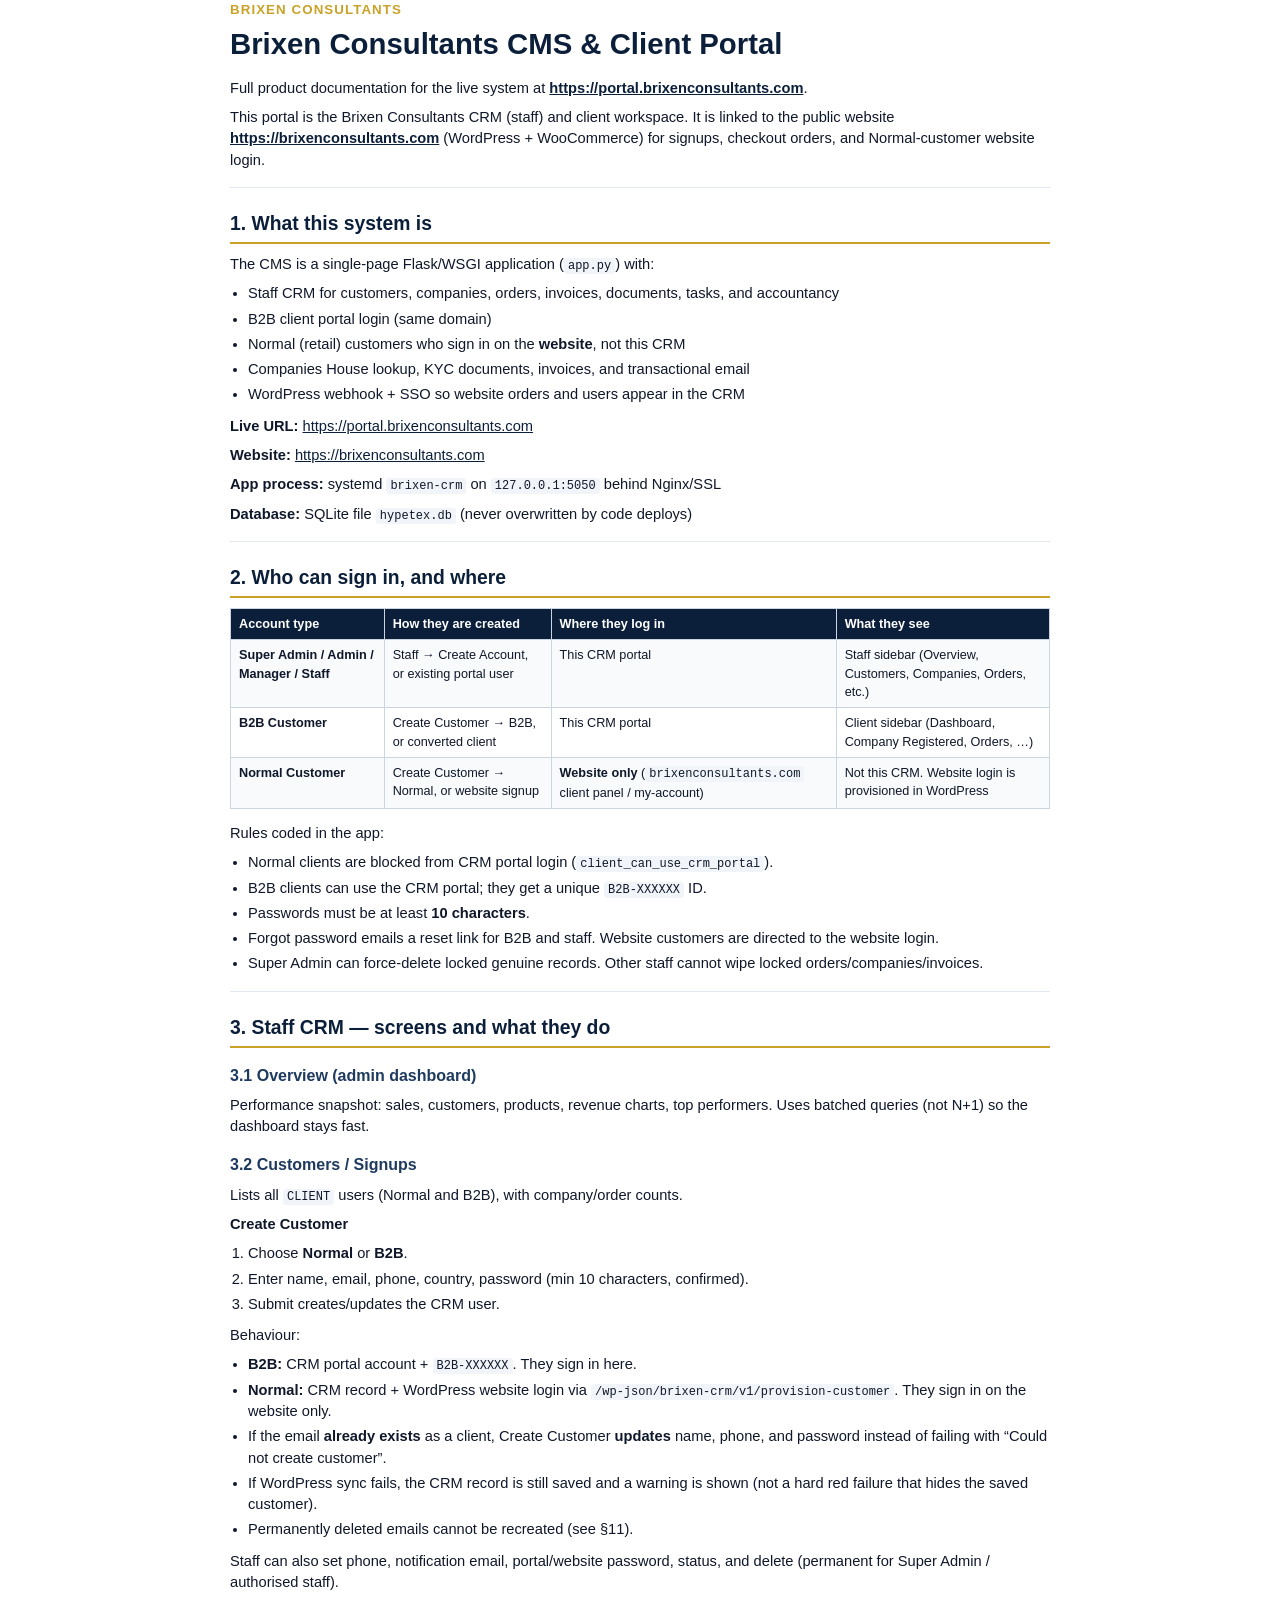
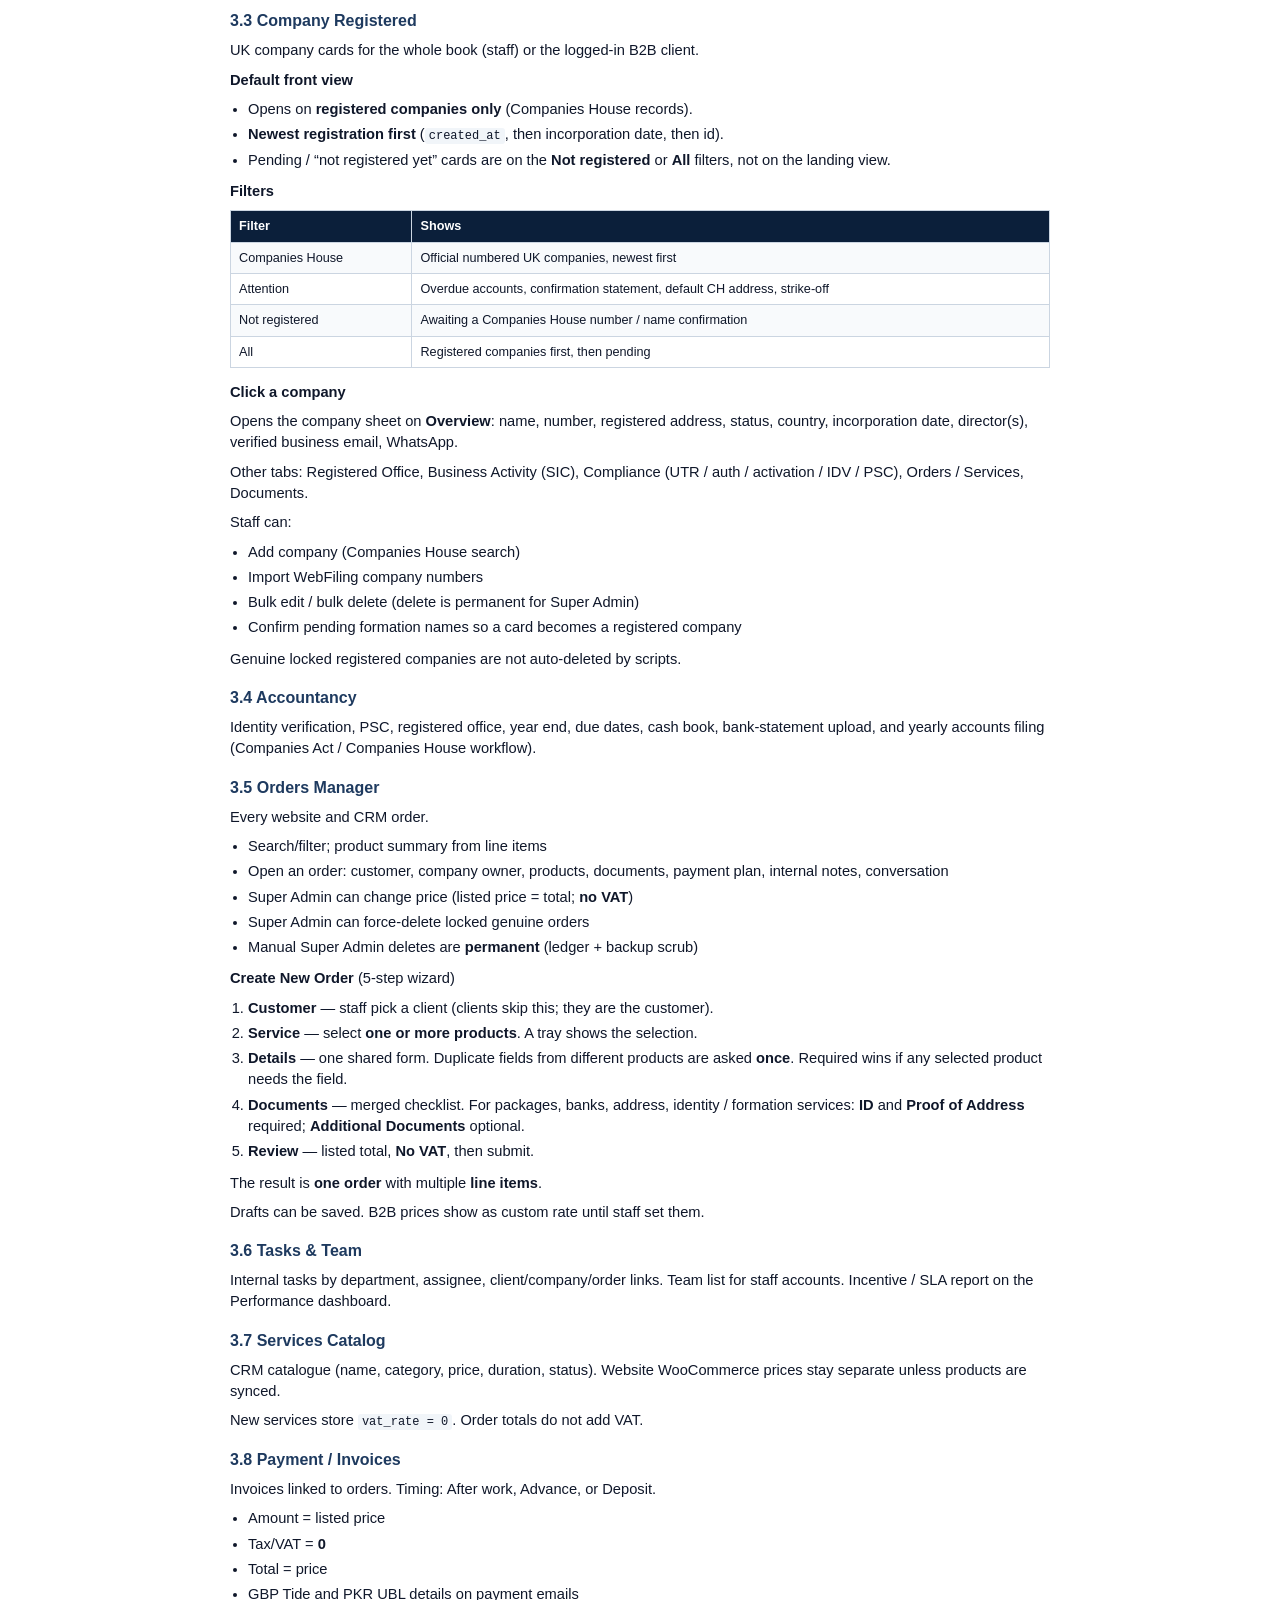
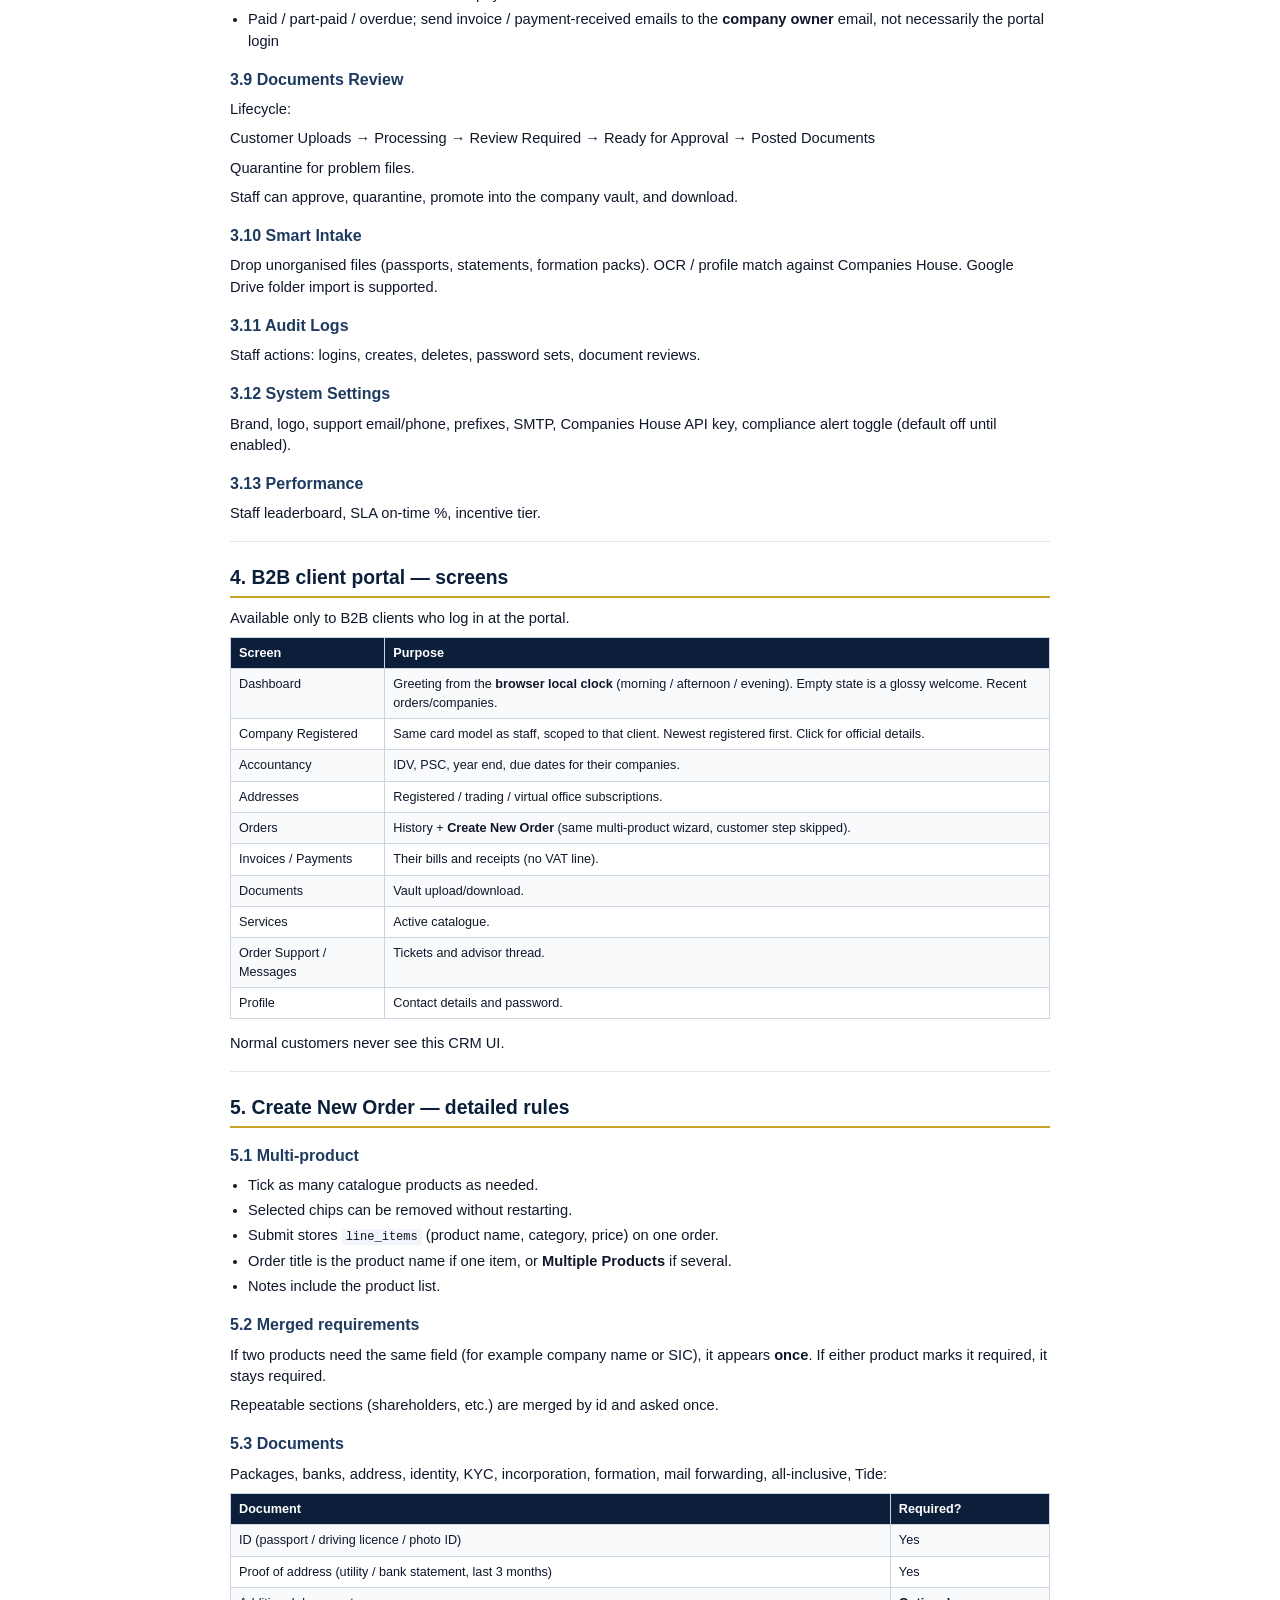
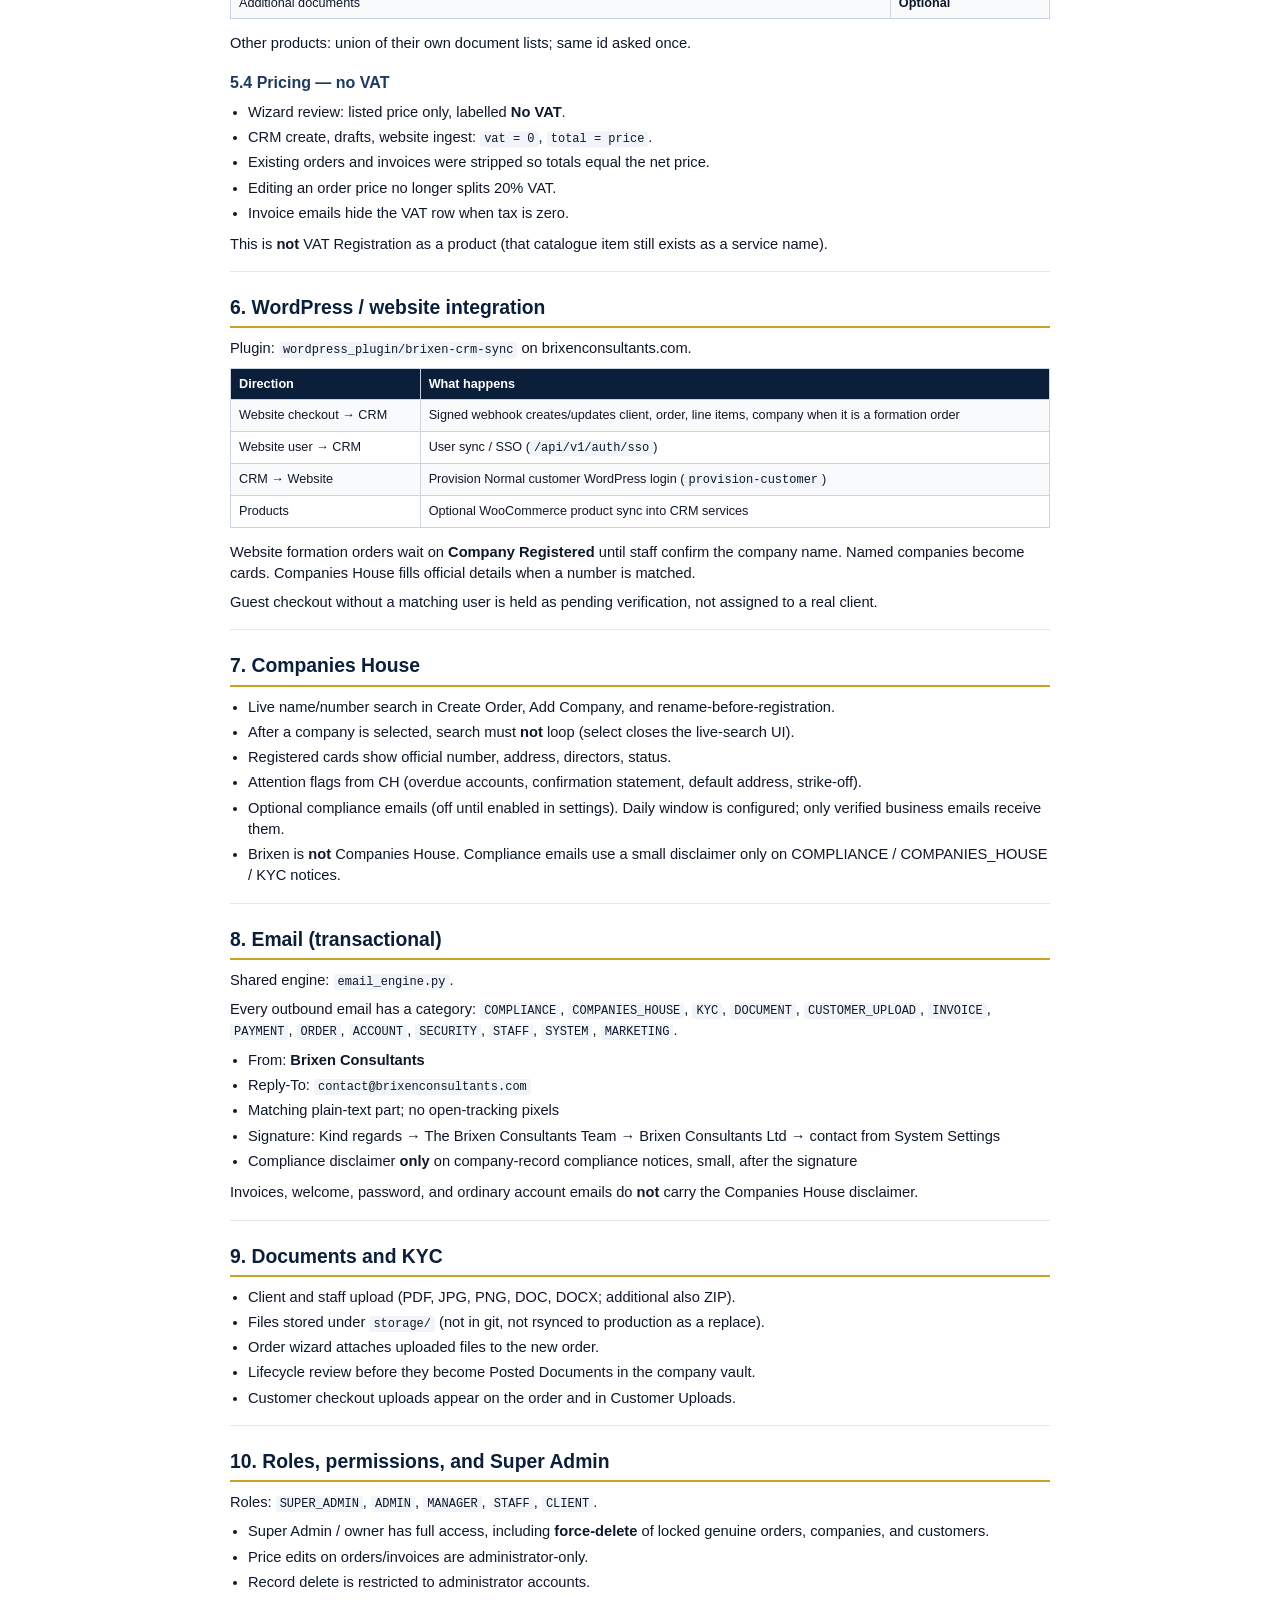
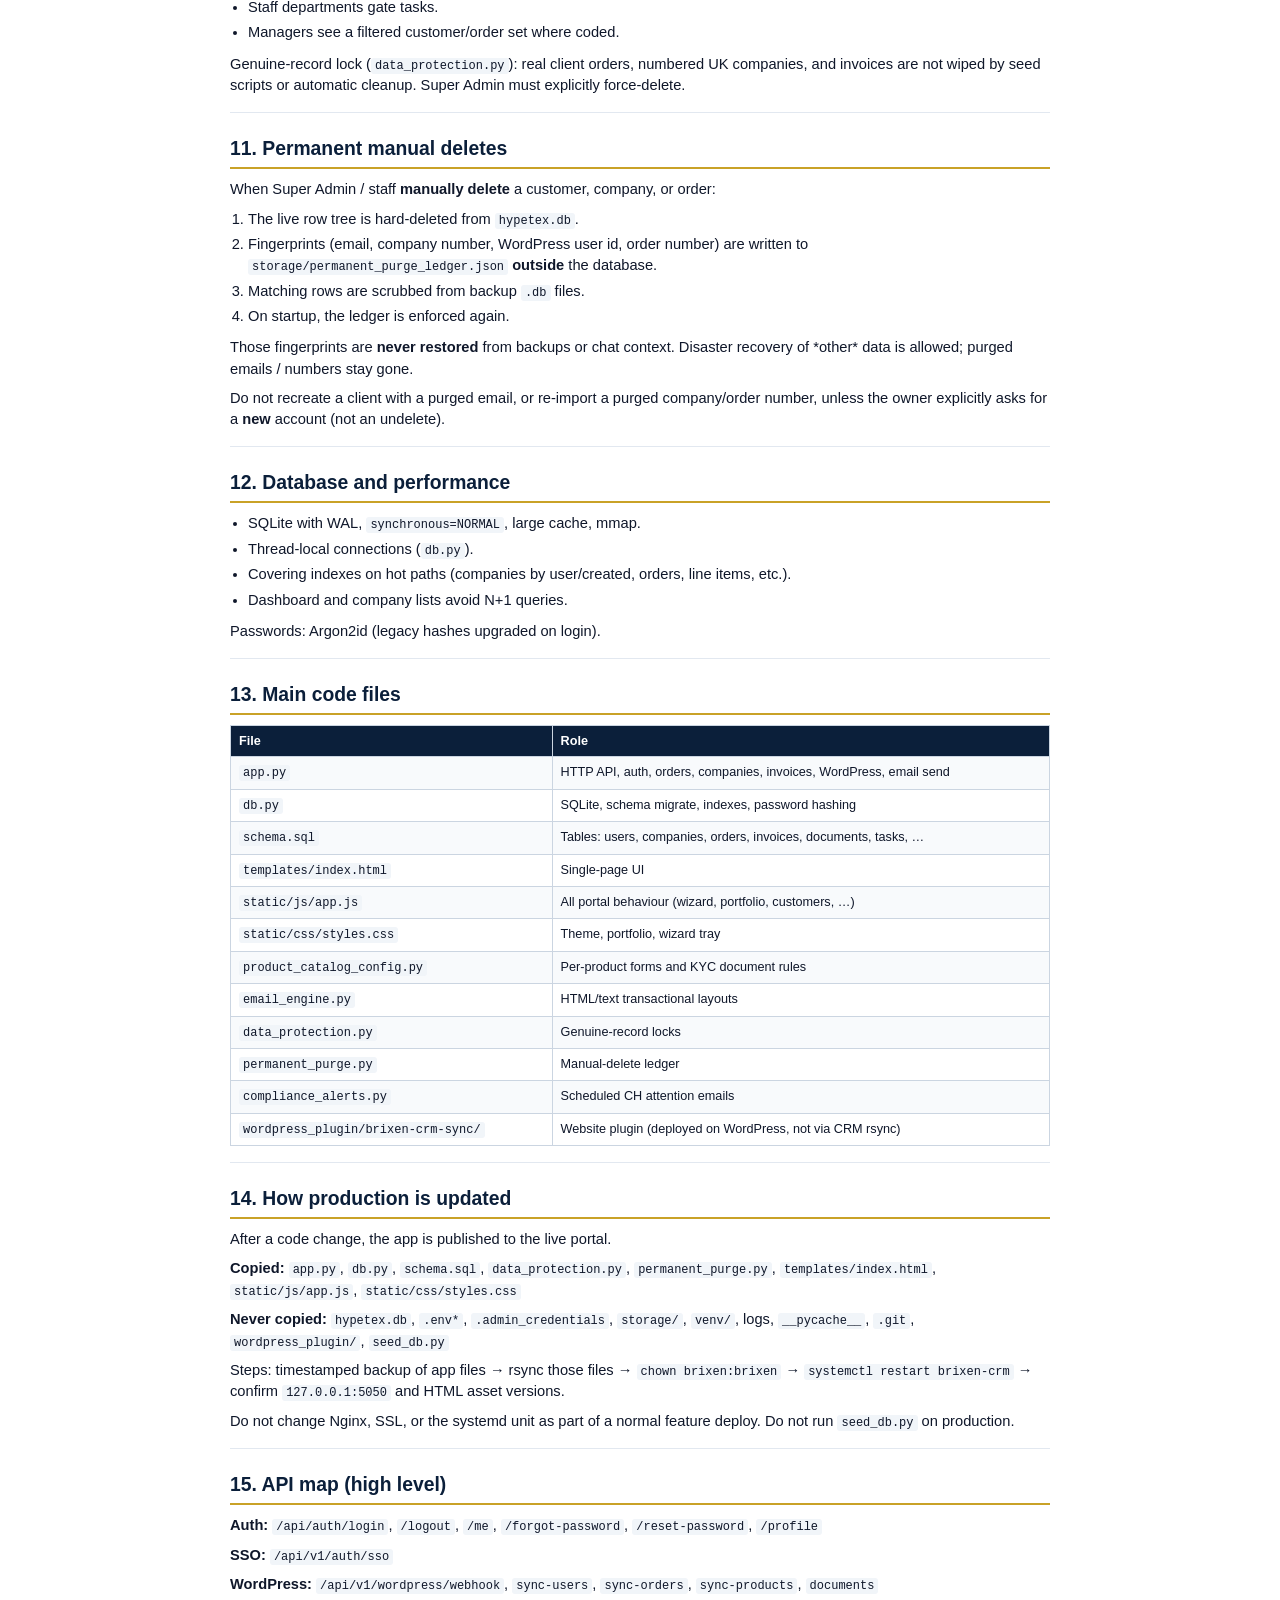
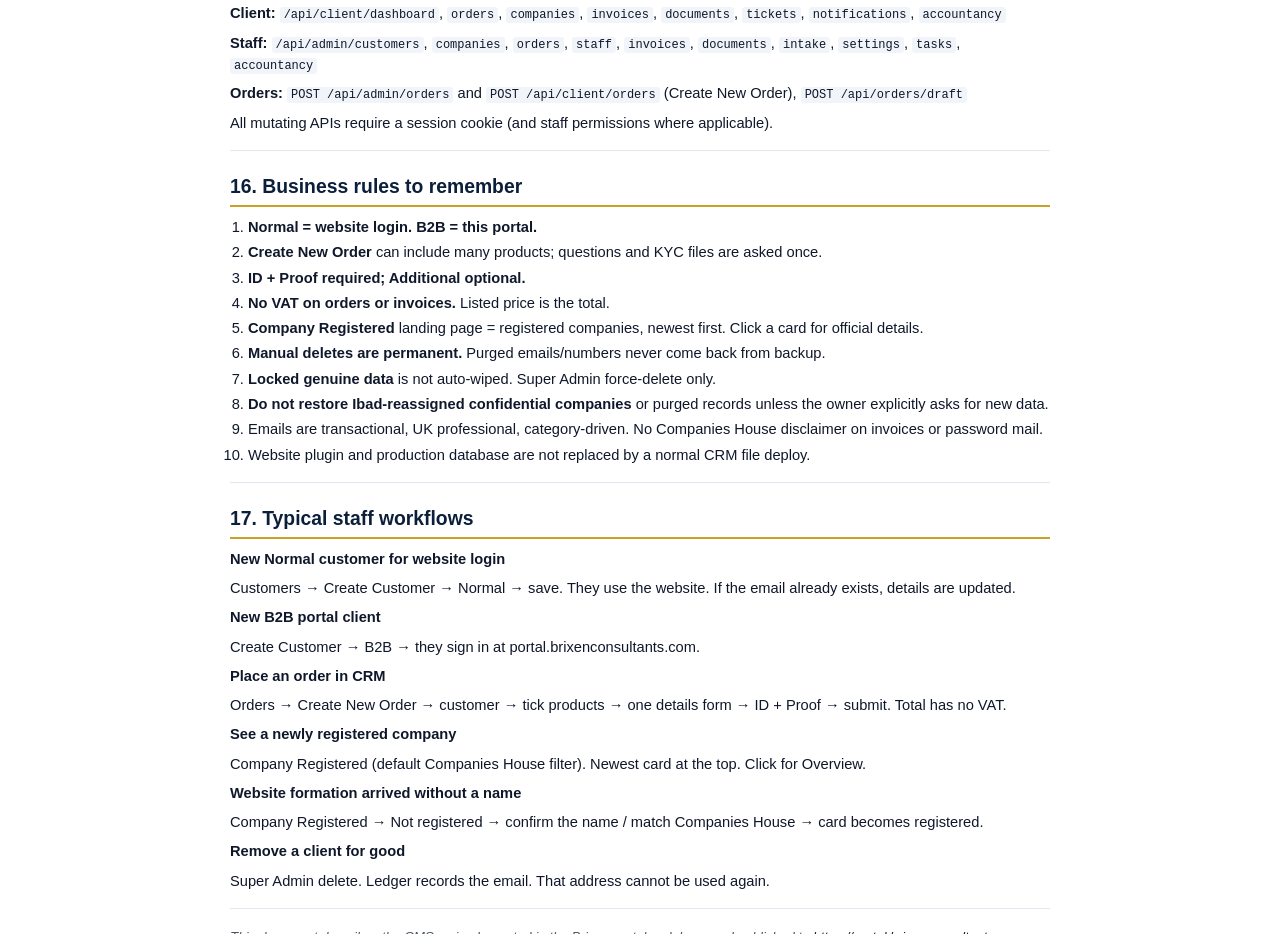
<file: PORTAL_DOCUMENTATION.html>
<!DOCTYPE html>
<html lang="en-GB">
<head>
<meta charset="utf-8">
<title>Brixen Consultants CMS &amp; Client Portal</title>
<style>
  @page { size: A4; margin: 18mm 16mm 20mm 16mm; }
  body {
    font-family: -apple-system, BlinkMacSystemFont, "Segoe UI", Helvetica, Arial, sans-serif;
    color: #0f172a;
    font-size: 11pt;
    line-height: 1.45;
    max-width: 820px;
    margin: 0 auto;
  }
  h1 { font-size: 22pt; color: #0b1f3a; margin: 0 0 12px; }
  h2 { font-size: 14.5pt; color: #0b1f3a; border-bottom: 2px solid #c9a227; padding-bottom: 4px; margin: 22px 0 10px; page-break-after: avoid; }
  h3 { font-size: 12pt; color: #1e3a5f; margin: 16px 0 8px; page-break-after: avoid; }
  p { margin: 0 0 8px; }
  ul, ol { margin: 0 0 10px 18px; padding: 0; }
  li { margin: 0 0 4px; }
  table { width: 100%; border-collapse: collapse; margin: 8px 0 14px; font-size: 9.5pt; page-break-inside: avoid; }
  th, td { border: 1px solid #cbd5e1; padding: 6px 8px; text-align: left; vertical-align: top; }
  th { background: #0b1f3a; color: #fff; font-weight: 650; }
  tr:nth-child(even) td { background: #f8fafc; }
  code { font-family: ui-monospace, SFMono-Regular, Menlo, monospace; font-size: 9pt; background: #f1f5f9; padding: 1px 4px; border-radius: 3px; }
  hr { border: 0; border-top: 1px solid #e2e8f0; margin: 16px 0; }
  a { color: #0b1f3a; }
  .note { color: #475569; font-size: 10pt; margin-top: 18px; }
  .brand { font-size: 10pt; letter-spacing: .08em; text-transform: uppercase; color: #c9a227; font-weight: 700; margin-bottom: 4px; }
</style>
</head>
<body>
<div class="brand">Brixen Consultants</div>
<h1>Brixen Consultants CMS &amp; Client Portal</h1><p>Full product documentation for the live system at <strong><a href="https://portal.brixenconsultants.com">https://portal.brixenconsultants.com</a></strong>.</p><p>This portal is the Brixen Consultants CRM (staff) and client workspace. It is linked to the public website <strong><a href="https://brixenconsultants.com">https://brixenconsultants.com</a></strong> (WordPress + WooCommerce) for signups, checkout orders, and Normal-customer website login.</p><hr><h2>1. What this system is</h2><p>The CMS is a single-page Flask/WSGI application (<code>app.py</code>) with:</p><ul><li>Staff CRM for customers, companies, orders, invoices, documents, tasks, and accountancy</li><li>B2B client portal login (same domain)</li><li>Normal (retail) customers who sign in on the <strong>website</strong>, not this CRM</li><li>Companies House lookup, KYC documents, invoices, and transactional email</li><li>WordPress webhook + SSO so website orders and users appear in the CRM</li></ul><p><strong>Live URL:</strong> <a href="https://portal.brixenconsultants.com">https://portal.brixenconsultants.com</a></p><p><strong>Website:</strong> <a href="https://brixenconsultants.com">https://brixenconsultants.com</a></p><p><strong>App process:</strong> systemd <code>brixen-crm</code> on <code>127.0.0.1:5050</code> behind Nginx/SSL</p><p><strong>Database:</strong> SQLite file <code>hypetex.db</code> (never overwritten by code deploys)</p><hr><h2>2. Who can sign in, and where</h2><table><tr><th>Account type</th><th>How they are created</th><th>Where they log in</th><th>What they see</th></tr><tr><td><strong>Super Admin / Admin / Manager / Staff</strong></td><td>Staff → Create Account, or existing portal user</td><td>This CRM portal</td><td>Staff sidebar (Overview, Customers, Companies, Orders, etc.)</td></tr><tr><td><strong>B2B Customer</strong></td><td>Create Customer → B2B, or converted client</td><td>This CRM portal</td><td>Client sidebar (Dashboard, Company Registered, Orders, …)</td></tr><tr><td><strong>Normal Customer</strong></td><td>Create Customer → Normal, or website signup</td><td><strong>Website only</strong> (<code>brixenconsultants.com</code> client panel / my-account)</td><td>Not this CRM. Website login is provisioned in WordPress</td></tr></table><p>Rules coded in the app:</p><ul><li>Normal clients are blocked from CRM portal login (<code>client_can_use_crm_portal</code>).</li><li>B2B clients can use the CRM portal; they get a unique <code>B2B-XXXXXX</code> ID.</li><li>Passwords must be at least <strong>10 characters</strong>.</li><li>Forgot password emails a reset link for B2B and staff. Website customers are directed to the website login.</li><li>Super Admin can force-delete locked genuine records. Other staff cannot wipe locked orders/companies/invoices.</li></ul><hr><h2>3. Staff CRM — screens and what they do</h2><h3>3.1 Overview (admin dashboard)</h3><p>Performance snapshot: sales, customers, products, revenue charts, top performers. Uses batched queries (not N+1) so the dashboard stays fast.</p><h3>3.2 Customers / Signups</h3><p>Lists all <code>CLIENT</code> users (Normal and B2B), with company/order counts.</p><p><strong>Create Customer</strong></p><ol><li>Choose <strong>Normal</strong> or <strong>B2B</strong>.</li><li>Enter name, email, phone, country, password (min 10 characters, confirmed).</li><li>Submit creates/updates the CRM user.</li></ol><p>Behaviour:</p><ul><li><strong>B2B:</strong> CRM portal account + <code>B2B-XXXXXX</code>. They sign in here.</li><li><strong>Normal:</strong> CRM record + WordPress website login via <code>/wp-json/brixen-crm/v1/provision-customer</code>. They sign in on the website only.</li><li>If the email <strong>already exists</strong> as a client, Create Customer <strong>updates</strong> name, phone, and password instead of failing with “Could not create customer”.</li><li>If WordPress sync fails, the CRM record is still saved and a warning is shown (not a hard red failure that hides the saved customer).</li><li>Permanently deleted emails cannot be recreated (see §11).</li></ul><p>Staff can also set phone, notification email, portal/website password, status, and delete (permanent for Super Admin / authorised staff).</p><h3>3.3 Company Registered</h3><p>UK company cards for the whole book (staff) or the logged-in B2B client.</p><p><strong>Default front view</strong></p><ul><li>Opens on <strong>registered companies only</strong> (Companies House records).</li><li><strong>Newest registration first</strong> (<code>created_at</code>, then incorporation date, then id).</li><li>Pending / “not registered yet” cards are on the <strong>Not registered</strong> or <strong>All</strong> filters, not on the landing view.</li></ul><p><strong>Filters</strong></p><table><tr><th>Filter</th><th>Shows</th></tr><tr><td>Companies House</td><td>Official numbered UK companies, newest first</td></tr><tr><td>Attention</td><td>Overdue accounts, confirmation statement, default CH address, strike-off</td></tr><tr><td>Not registered</td><td>Awaiting a Companies House number / name confirmation</td></tr><tr><td>All</td><td>Registered companies first, then pending</td></tr></table><p><strong>Click a company</strong></p><p>Opens the company sheet on <strong>Overview</strong>: name, number, registered address, status, country, incorporation date, director(s), verified business email, WhatsApp.</p><p>Other tabs: Registered Office, Business Activity (SIC), Compliance (UTR / auth / activation / IDV / PSC), Orders / Services, Documents.</p><p>Staff can:</p><ul><li>Add company (Companies House search)</li><li>Import WebFiling company numbers</li><li>Bulk edit / bulk delete (delete is permanent for Super Admin)</li><li>Confirm pending formation names so a card becomes a registered company</li></ul><p>Genuine locked registered companies are not auto-deleted by scripts.</p><h3>3.4 Accountancy</h3><p>Identity verification, PSC, registered office, year end, due dates, cash book, bank-statement upload, and yearly accounts filing (Companies Act / Companies House workflow).</p><h3>3.5 Orders Manager</h3><p>Every website and CRM order.</p><ul><li>Search/filter; product summary from line items</li><li>Open an order: customer, company owner, products, documents, payment plan, internal notes, conversation</li><li>Super Admin can change price (listed price = total; <strong>no VAT</strong>)</li><li>Super Admin can force-delete locked genuine orders</li><li>Manual Super Admin deletes are <strong>permanent</strong> (ledger + backup scrub)</li></ul><p><strong>Create New Order</strong> (5-step wizard)</p><ol><li><strong>Customer</strong> — staff pick a client (clients skip this; they are the customer).</li><li><strong>Service</strong> — select <strong>one or more products</strong>. A tray shows the selection.</li><li><strong>Details</strong> — one shared form. Duplicate fields from different products are asked <strong>once</strong>. Required wins if any selected product needs the field.</li><li><strong>Documents</strong> — merged checklist. For packages, banks, address, identity / formation services: <strong>ID</strong> and <strong>Proof of Address</strong> required; <strong>Additional Documents</strong> optional.</li><li><strong>Review</strong> — listed total, <strong>No VAT</strong>, then submit.</li></ol><p>The result is <strong>one order</strong> with multiple <strong>line items</strong>.</p><p>Drafts can be saved. B2B prices show as custom rate until staff set them.</p><h3>3.6 Tasks &amp; Team</h3><p>Internal tasks by department, assignee, client/company/order links. Team list for staff accounts. Incentive / SLA report on the Performance dashboard.</p><h3>3.7 Services Catalog</h3><p>CRM catalogue (name, category, price, duration, status). Website WooCommerce prices stay separate unless products are synced.</p><p>New services store <code>vat_rate = 0</code>. Order totals do not add VAT.</p><h3>3.8 Payment / Invoices</h3><p>Invoices linked to orders. Timing: After work, Advance, or Deposit.</p><ul><li>Amount = listed price</li><li>Tax/VAT = <strong>0</strong></li><li>Total = price</li><li>GBP Tide and PKR UBL details on payment emails</li><li>Paid / part-paid / overdue; send invoice / payment-received emails to the <strong>company owner</strong> email, not necessarily the portal login</li></ul><h3>3.9 Documents Review</h3><p>Lifecycle:</p><p>Customer Uploads → Processing → Review Required → Ready for Approval → Posted Documents</p><p>Quarantine for problem files.</p><p>Staff can approve, quarantine, promote into the company vault, and download.</p><h3>3.10 Smart Intake</h3><p>Drop unorganised files (passports, statements, formation packs). OCR / profile match against Companies House. Google Drive folder import is supported.</p><h3>3.11 Audit Logs</h3><p>Staff actions: logins, creates, deletes, password sets, document reviews.</p><h3>3.12 System Settings</h3><p>Brand, logo, support email/phone, prefixes, SMTP, Companies House API key, compliance alert toggle (default off until enabled).</p><h3>3.13 Performance</h3><p>Staff leaderboard, SLA on-time %, incentive tier.</p><hr><h2>4. B2B client portal — screens</h2><p>Available only to B2B clients who log in at the portal.</p><table><tr><th>Screen</th><th>Purpose</th></tr><tr><td>Dashboard</td><td>Greeting from the <strong>browser local clock</strong> (morning / afternoon / evening). Empty state is a glossy welcome. Recent orders/companies.</td></tr><tr><td>Company Registered</td><td>Same card model as staff, scoped to that client. Newest registered first. Click for official details.</td></tr><tr><td>Accountancy</td><td>IDV, PSC, year end, due dates for their companies.</td></tr><tr><td>Addresses</td><td>Registered / trading / virtual office subscriptions.</td></tr><tr><td>Orders</td><td>History + <strong>Create New Order</strong> (same multi-product wizard, customer step skipped).</td></tr><tr><td>Invoices / Payments</td><td>Their bills and receipts (no VAT line).</td></tr><tr><td>Documents</td><td>Vault upload/download.</td></tr><tr><td>Services</td><td>Active catalogue.</td></tr><tr><td>Order Support / Messages</td><td>Tickets and advisor thread.</td></tr><tr><td>Profile</td><td>Contact details and password.</td></tr></table><p>Normal customers never see this CRM UI.</p><hr><h2>5. Create New Order — detailed rules</h2><h3>5.1 Multi-product</h3><ul><li>Tick as many catalogue products as needed.</li><li>Selected chips can be removed without restarting.</li><li>Submit stores <code>line_items</code> (product name, category, price) on one order.</li><li>Order title is the product name if one item, or <strong>Multiple Products</strong> if several.</li><li>Notes include the product list.</li></ul><h3>5.2 Merged requirements</h3><p>If two products need the same field (for example company name or SIC), it appears <strong>once</strong>. If either product marks it required, it stays required.</p><p>Repeatable sections (shareholders, etc.) are merged by id and asked once.</p><h3>5.3 Documents</h3><p>Packages, banks, address, identity, KYC, incorporation, formation, mail forwarding, all-inclusive, Tide:</p><table><tr><th>Document</th><th>Required?</th></tr><tr><td>ID (passport / driving licence / photo ID)</td><td>Yes</td></tr><tr><td>Proof of address (utility / bank statement, last 3 months)</td><td>Yes</td></tr><tr><td>Additional documents</td><td><strong>Optional</strong></td></tr></table><p>Other products: union of their own document lists; same id asked once.</p><h3>5.4 Pricing — no VAT</h3><ul><li>Wizard review: listed price only, labelled <strong>No VAT</strong>.</li><li>CRM create, drafts, website ingest: <code>vat = 0</code>, <code>total = price</code>.</li><li>Existing orders and invoices were stripped so totals equal the net price.</li><li>Editing an order price no longer splits 20% VAT.</li><li>Invoice emails hide the VAT row when tax is zero.</li></ul><p>This is <strong>not</strong> VAT Registration as a product (that catalogue item still exists as a service name).</p><hr><h2>6. WordPress / website integration</h2><p>Plugin: <code>wordpress_plugin/brixen-crm-sync</code> on brixenconsultants.com.</p><table><tr><th>Direction</th><th>What happens</th></tr><tr><td>Website checkout → CRM</td><td>Signed webhook creates/updates client, order, line items, company when it is a formation order</td></tr><tr><td>Website user → CRM</td><td>User sync / SSO (<code>/api/v1/auth/sso</code>)</td></tr><tr><td>CRM → Website</td><td>Provision Normal customer WordPress login (<code>provision-customer</code>)</td></tr><tr><td>Products</td><td>Optional WooCommerce product sync into CRM services</td></tr></table><p>Website formation orders wait on <strong>Company Registered</strong> until staff confirm the company name. Named companies become cards. Companies House fills official details when a number is matched.</p><p>Guest checkout without a matching user is held as pending verification, not assigned to a real client.</p><hr><h2>7. Companies House</h2><ul><li>Live name/number search in Create Order, Add Company, and rename-before-registration.</li><li>After a company is selected, search must <strong>not</strong> loop (select closes the live-search UI).</li><li>Registered cards show official number, address, directors, status.</li><li>Attention flags from CH (overdue accounts, confirmation statement, default address, strike-off).</li><li>Optional compliance emails (off until enabled in settings). Daily window is configured; only verified business emails receive them.</li><li>Brixen is <strong>not</strong> Companies House. Compliance emails use a small disclaimer only on COMPLIANCE / COMPANIES_HOUSE / KYC notices.</li></ul><hr><h2>8. Email (transactional)</h2><p>Shared engine: <code>email_engine.py</code>.</p><p>Every outbound email has a category: <code>COMPLIANCE</code>, <code>COMPANIES_HOUSE</code>, <code>KYC</code>, <code>DOCUMENT</code>, <code>CUSTOMER_UPLOAD</code>, <code>INVOICE</code>, <code>PAYMENT</code>, <code>ORDER</code>, <code>ACCOUNT</code>, <code>SECURITY</code>, <code>STAFF</code>, <code>SYSTEM</code>, <code>MARKETING</code>.</p><ul><li>From: <strong>Brixen Consultants</strong></li><li>Reply-To: <code>contact@brixenconsultants.com</code></li><li>Matching plain-text part; no open-tracking pixels</li><li>Signature: Kind regards → The Brixen Consultants Team → Brixen Consultants Ltd → contact from System Settings</li><li>Compliance disclaimer <strong>only</strong> on company-record compliance notices, small, after the signature</li></ul><p>Invoices, welcome, password, and ordinary account emails do <strong>not</strong> carry the Companies House disclaimer.</p><hr><h2>9. Documents and KYC</h2><ul><li>Client and staff upload (PDF, JPG, PNG, DOC, DOCX; additional also ZIP).</li><li>Files stored under <code>storage/</code> (not in git, not rsynced to production as a replace).</li><li>Order wizard attaches uploaded files to the new order.</li><li>Lifecycle review before they become Posted Documents in the company vault.</li><li>Customer checkout uploads appear on the order and in Customer Uploads.</li></ul><hr><h2>10. Roles, permissions, and Super Admin</h2><p>Roles: <code>SUPER_ADMIN</code>, <code>ADMIN</code>, <code>MANAGER</code>, <code>STAFF</code>, <code>CLIENT</code>.</p><ul><li>Super Admin / owner has full access, including <strong>force-delete</strong> of locked genuine orders, companies, and customers.</li><li>Price edits on orders/invoices are administrator-only.</li><li>Record delete is restricted to administrator accounts.</li><li>Staff departments gate tasks.</li><li>Managers see a filtered customer/order set where coded.</li></ul><p>Genuine-record lock (<code>data_protection.py</code>): real client orders, numbered UK companies, and invoices are not wiped by seed scripts or automatic cleanup. Super Admin must explicitly force-delete.</p><hr><h2>11. Permanent manual deletes</h2><p>When Super Admin / staff <strong>manually delete</strong> a customer, company, or order:</p><ol><li>The live row tree is hard-deleted from <code>hypetex.db</code>.</li><li>Fingerprints (email, company number, WordPress user id, order number) are written to <code>storage/permanent_purge_ledger.json</code> <strong>outside</strong> the database.</li><li>Matching rows are scrubbed from backup <code>.db</code> files.</li><li>On startup, the ledger is enforced again.</li></ol><p>Those fingerprints are <strong>never restored</strong> from backups or chat context. Disaster recovery of *other* data is allowed; purged emails / numbers stay gone.</p><p>Do not recreate a client with a purged email, or re-import a purged company/order number, unless the owner explicitly asks for a <strong>new</strong> account (not an undelete).</p><hr><h2>12. Database and performance</h2><ul><li>SQLite with WAL, <code>synchronous=NORMAL</code>, large cache, mmap.</li><li>Thread-local connections (<code>db.py</code>).</li><li>Covering indexes on hot paths (companies by user/created, orders, line items, etc.).</li><li>Dashboard and company lists avoid N+1 queries.</li></ul><p>Passwords: Argon2id (legacy hashes upgraded on login).</p><hr><h2>13. Main code files</h2><table><tr><th>File</th><th>Role</th></tr><tr><td><code>app.py</code></td><td>HTTP API, auth, orders, companies, invoices, WordPress, email send</td></tr><tr><td><code>db.py</code></td><td>SQLite, schema migrate, indexes, password hashing</td></tr><tr><td><code>schema.sql</code></td><td>Tables: users, companies, orders, invoices, documents, tasks, …</td></tr><tr><td><code>templates/index.html</code></td><td>Single-page UI</td></tr><tr><td><code>static/js/app.js</code></td><td>All portal behaviour (wizard, portfolio, customers, …)</td></tr><tr><td><code>static/css/styles.css</code></td><td>Theme, portfolio, wizard tray</td></tr><tr><td><code>product_catalog_config.py</code></td><td>Per-product forms and KYC document rules</td></tr><tr><td><code>email_engine.py</code></td><td>HTML/text transactional layouts</td></tr><tr><td><code>data_protection.py</code></td><td>Genuine-record locks</td></tr><tr><td><code>permanent_purge.py</code></td><td>Manual-delete ledger</td></tr><tr><td><code>compliance_alerts.py</code></td><td>Scheduled CH attention emails</td></tr><tr><td><code>wordpress_plugin/brixen-crm-sync/</code></td><td>Website plugin (deployed on WordPress, not via CRM rsync)</td></tr></table><hr><h2>14. How production is updated</h2><p>After a code change, the app is published to the live portal.</p><p><strong>Copied:</strong> <code>app.py</code>, <code>db.py</code>, <code>schema.sql</code>, <code>data_protection.py</code>, <code>permanent_purge.py</code>, <code>templates/index.html</code>, <code>static/js/app.js</code>, <code>static/css/styles.css</code></p><p><strong>Never copied:</strong> <code>hypetex.db</code>, <code>.env*</code>, <code>.admin_credentials</code>, <code>storage/</code>, <code>venv/</code>, logs, <code>__pycache__</code>, <code>.git</code>, <code>wordpress_plugin/</code>, <code>seed_db.py</code></p><p>Steps: timestamped backup of app files → rsync those files → <code>chown brixen:brixen</code> → <code>systemctl restart brixen-crm</code> → confirm <code>127.0.0.1:5050</code> and HTML asset versions.</p><p>Do not change Nginx, SSL, or the systemd unit as part of a normal feature deploy. Do not run <code>seed_db.py</code> on production.</p><hr><h2>15. API map (high level)</h2><p><strong>Auth:</strong> <code>/api/auth/login</code>, <code>/logout</code>, <code>/me</code>, <code>/forgot-password</code>, <code>/reset-password</code>, <code>/profile</code></p><p><strong>SSO:</strong> <code>/api/v1/auth/sso</code></p><p><strong>WordPress:</strong> <code>/api/v1/wordpress/webhook</code>, <code>sync-users</code>, <code>sync-orders</code>, <code>sync-products</code>, <code>documents</code></p><p><strong>Client:</strong> <code>/api/client/dashboard</code>, <code>orders</code>, <code>companies</code>, <code>invoices</code>, <code>documents</code>, <code>tickets</code>, <code>notifications</code>, <code>accountancy</code></p><p><strong>Staff:</strong> <code>/api/admin/customers</code>, <code>companies</code>, <code>orders</code>, <code>staff</code>, <code>invoices</code>, <code>documents</code>, <code>intake</code>, <code>settings</code>, <code>tasks</code>, <code>accountancy</code></p><p><strong>Orders:</strong> <code>POST /api/admin/orders</code> and <code>POST /api/client/orders</code> (Create New Order), <code>POST /api/orders/draft</code></p><p>All mutating APIs require a session cookie (and staff permissions where applicable).</p><hr><h2>16. Business rules to remember</h2><ol><li><strong>Normal = website login. B2B = this portal.</strong></li><li><strong>Create New Order</strong> can include many products; questions and KYC files are asked once.</li><li><strong>ID + Proof required; Additional optional.</strong></li><li><strong>No VAT on orders or invoices.</strong> Listed price is the total.</li><li><strong>Company Registered</strong> landing page = registered companies, newest first. Click a card for official details.</li><li><strong>Manual deletes are permanent.</strong> Purged emails/numbers never come back from backup.</li><li><strong>Locked genuine data</strong> is not auto-wiped. Super Admin force-delete only.</li><li><strong>Do not restore Ibad-reassigned confidential companies</strong> or purged records unless the owner explicitly asks for new data.</li><li>Emails are transactional, UK professional, category-driven. No Companies House disclaimer on invoices or password mail.</li><li>Website plugin and production database are not replaced by a normal CRM file deploy.</li></ol><hr><h2>17. Typical staff workflows</h2><p><strong>New Normal customer for website login</strong></p><p>Customers → Create Customer → Normal → save. They use the website. If the email already exists, details are updated.</p><p><strong>New B2B portal client</strong></p><p>Create Customer → B2B → they sign in at portal.brixenconsultants.com.</p><p><strong>Place an order in CRM</strong></p><p>Orders → Create New Order → customer → tick products → one details form → ID + Proof → submit. Total has no VAT.</p><p><strong>See a newly registered company</strong></p><p>Company Registered (default Companies House filter). Newest card at the top. Click for Overview.</p><p><strong>Website formation arrived without a name</strong></p><p>Company Registered → Not registered → confirm the name / match Companies House → card becomes registered.</p><p><strong>Remove a client for good</strong></p><p>Super Admin delete. Ledger records the email. That address cannot be used again.</p><hr><p class="note"><em>This document describes the CMS as implemented in the Brixen portal codebase and published to <a href="https://portal.brixenconsultants.com.">https://portal.brixenconsultants.com.</a></em></p>
</body>
</html>
</file>
